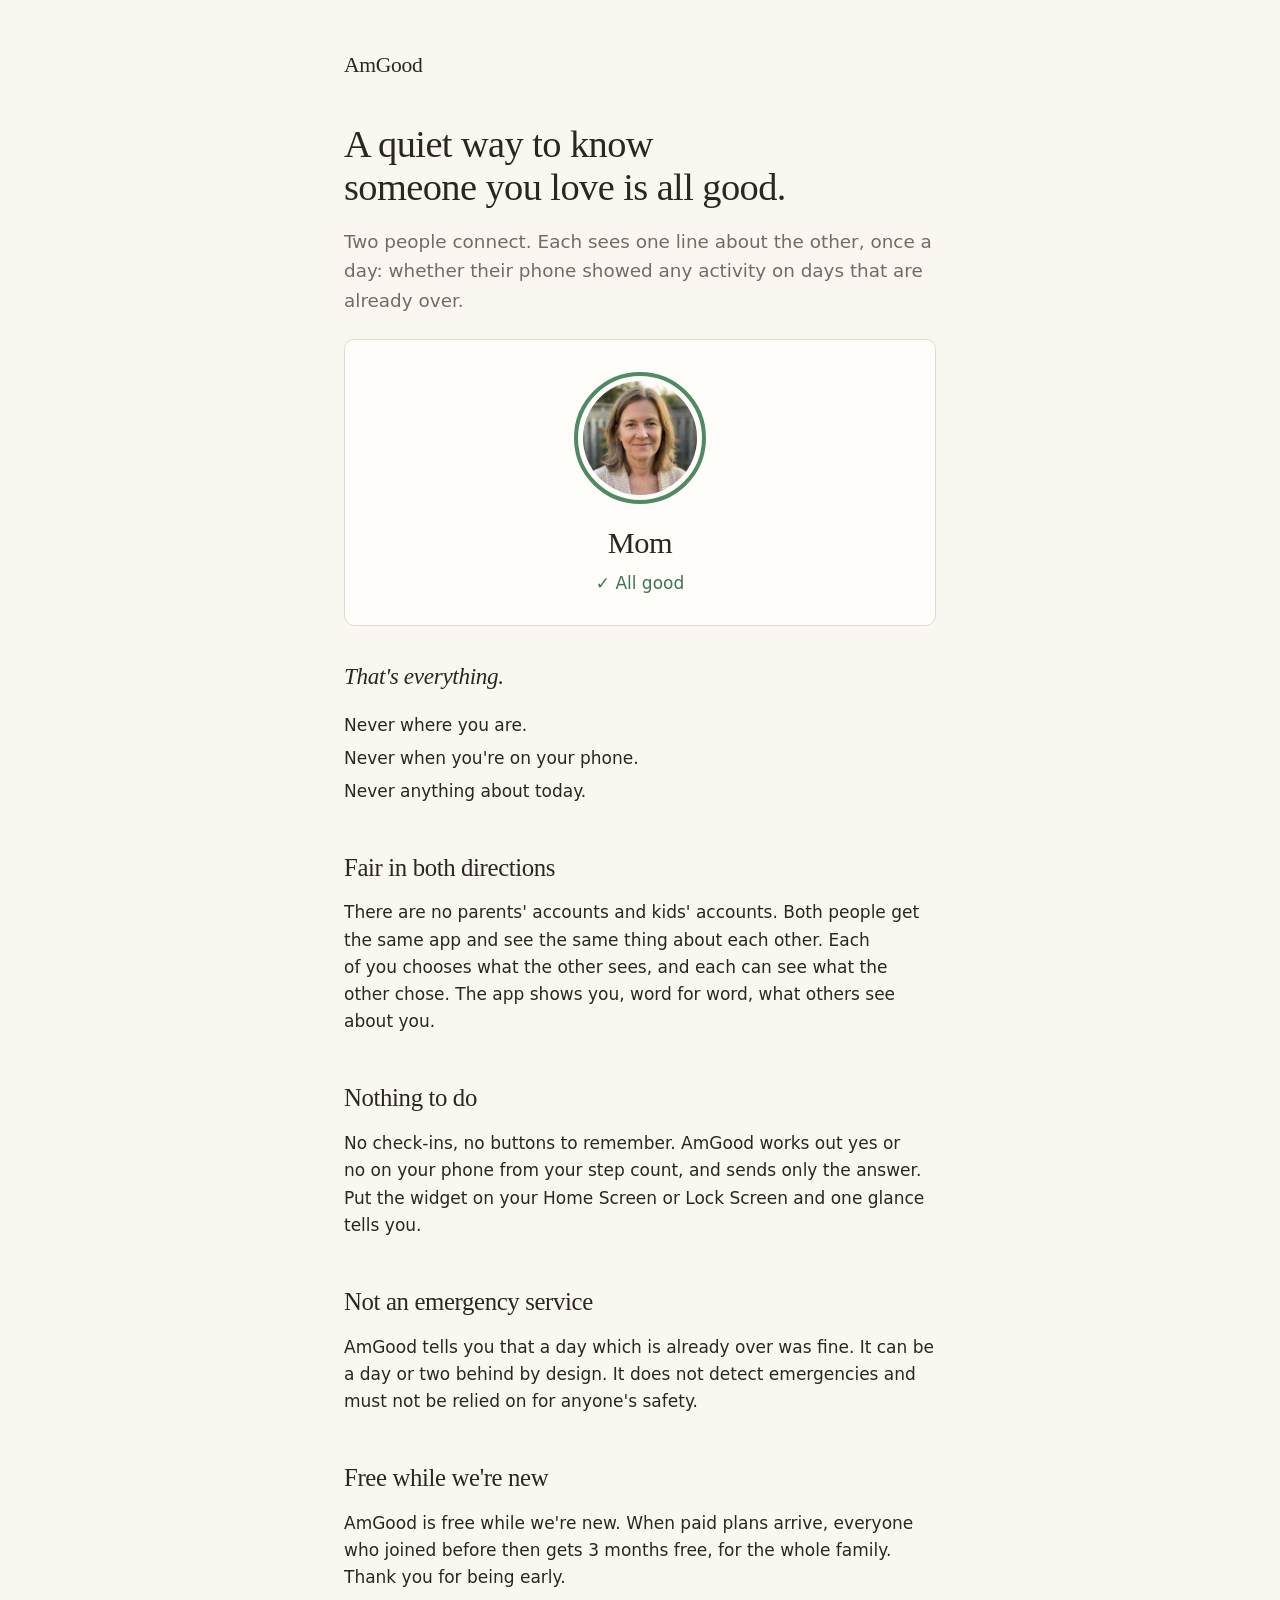
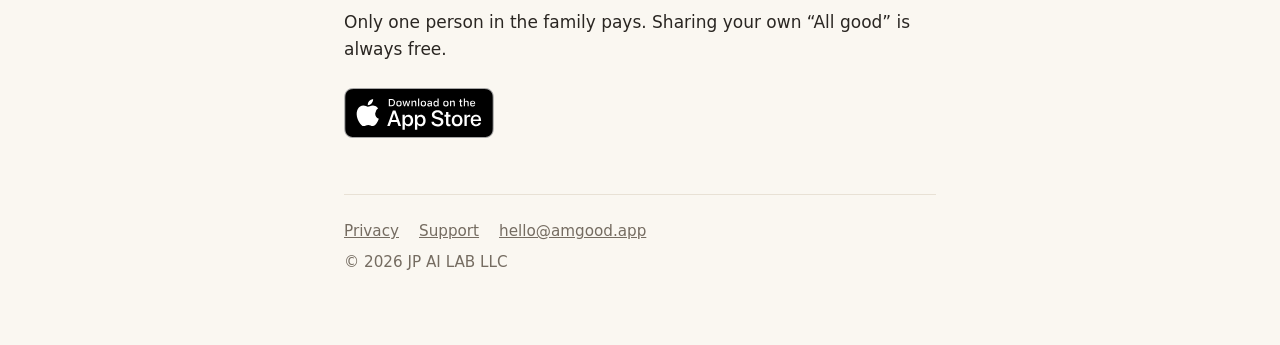
<file: index.html>
<!doctype html>
<html lang="en">
<head>
<meta charset="utf-8">
<meta name="viewport" content="width=device-width, initial-scale=1">
<title>AmGood</title>
<meta name="p:domain_verify" content="71f48dc4cadeabb0bf8379b8d0122a4f"/>
<link rel="canonical" href="https://amgood.app/">
<meta name="description" content="Two people connect. Each sees one thing about the other: whether their phone showed activity on days that are already over. Never where, never when, never today.">
<meta property="og:title" content="AmGood">
<meta property="og:description" content="A quiet way to know someone you love is all good. Never where, never when, never today.">
<meta property="og:type" content="website">
<meta property="og:url" content="https://amgood.app/">
<link rel="icon" href="/icon.png">
<link rel="apple-touch-icon" href="/icon.png">
<link rel="stylesheet" href="/style.css?v=3">
  <meta name="apple-itunes-app" content="app-id=6818180885">
</head>
<body>
<main>
  <a class="mark" href="/">AmGood</a>
  <h1>A quiet way to know someone you love is all good.</h1>
  <p class="lede">Two people connect. Each sees one line about the other, once a day: whether their phone showed any activity on days that are already over.</p>

  <div class="card person" aria-label="What the other person sees: a portrait, a name, and the words All good">
    <div class="portrait"><img src="/mom.jpg" alt="" width="114" height="114" style="display:block;width:100%;height:100%;border-radius:50%;object-fit:cover"></div>
    <div class="name">Mom</div>
    <div class="status">&#10003; All good</div>
  </div>

  <p class="serif" style="font-size:1.45rem; font-style:italic; margin:2rem 0 0.5rem;">That's everything.</p>
  <ul class="never">
    <li>Never where you are.</li>
    <li>Never when you're on your phone.</li>
    <li>Never anything about today.</li>
  </ul>

  <h2>Fair in both directions</h2>
  <p>There are no parents' accounts and kids' accounts. Both people get the same app and see the same thing about each other. Each of you chooses what the other sees, and each can see what the other chose. The app shows you, word for word, what others see about you.</p>

  <h2>Nothing to do</h2>
  <p>No check-ins, no buttons to remember. AmGood works out yes or no on your phone from your step count, and sends only the answer. Put the widget on your Home Screen or Lock Screen and one glance tells you.</p>

  <h2>Not an emergency service</h2>
  <p>AmGood tells you that a day which is already over was fine. It can be a day or two behind by design. It does not detect emergencies and must not be relied on for anyone's safety.</p>

  <h2>Free while we're new</h2>
  <p>AmGood is free while we're new. When paid plans arrive, everyone who joined before then gets 3 months free, for the whole family. Thank you for being early.</p>
  <p>Only one person in the family pays. Sharing your own &ldquo;All good&rdquo; is always free.</p>

  <p><a class="store" href="https://apps.apple.com/app/apple-store/id6818180885?pt=128047144&amp;ct=website&amp;mt=8"><img src="/app-store-badge.svg" alt="Download on the App Store" width="150" height="50"></a></p>

  <script>
    // Visitors from a tagged link (Pinterest pins carry utm_source) keep their source in Apple's campaign numbers.
    (function () {
      var s = (new URLSearchParams(location.search).get("utm_source") || "").replace(/[^a-z0-9_-]/gi, "").slice(0, 40);
      var a = document.querySelector("a.store");
      if (s && a) a.href = a.href.replace(/ct=[^&]*/, "ct=" + s);
    })();
  </script>

  <hr>
  <footer>
    <p><a href="/privacy">Privacy</a><a href="/support">Support</a><a href="mailto:hello@amgood.app">hello@amgood.app</a></p>
    <p>&copy; 2026 JP AI LAB LLC</p>
  </footer>
</main>
</body>
</html>
</file>
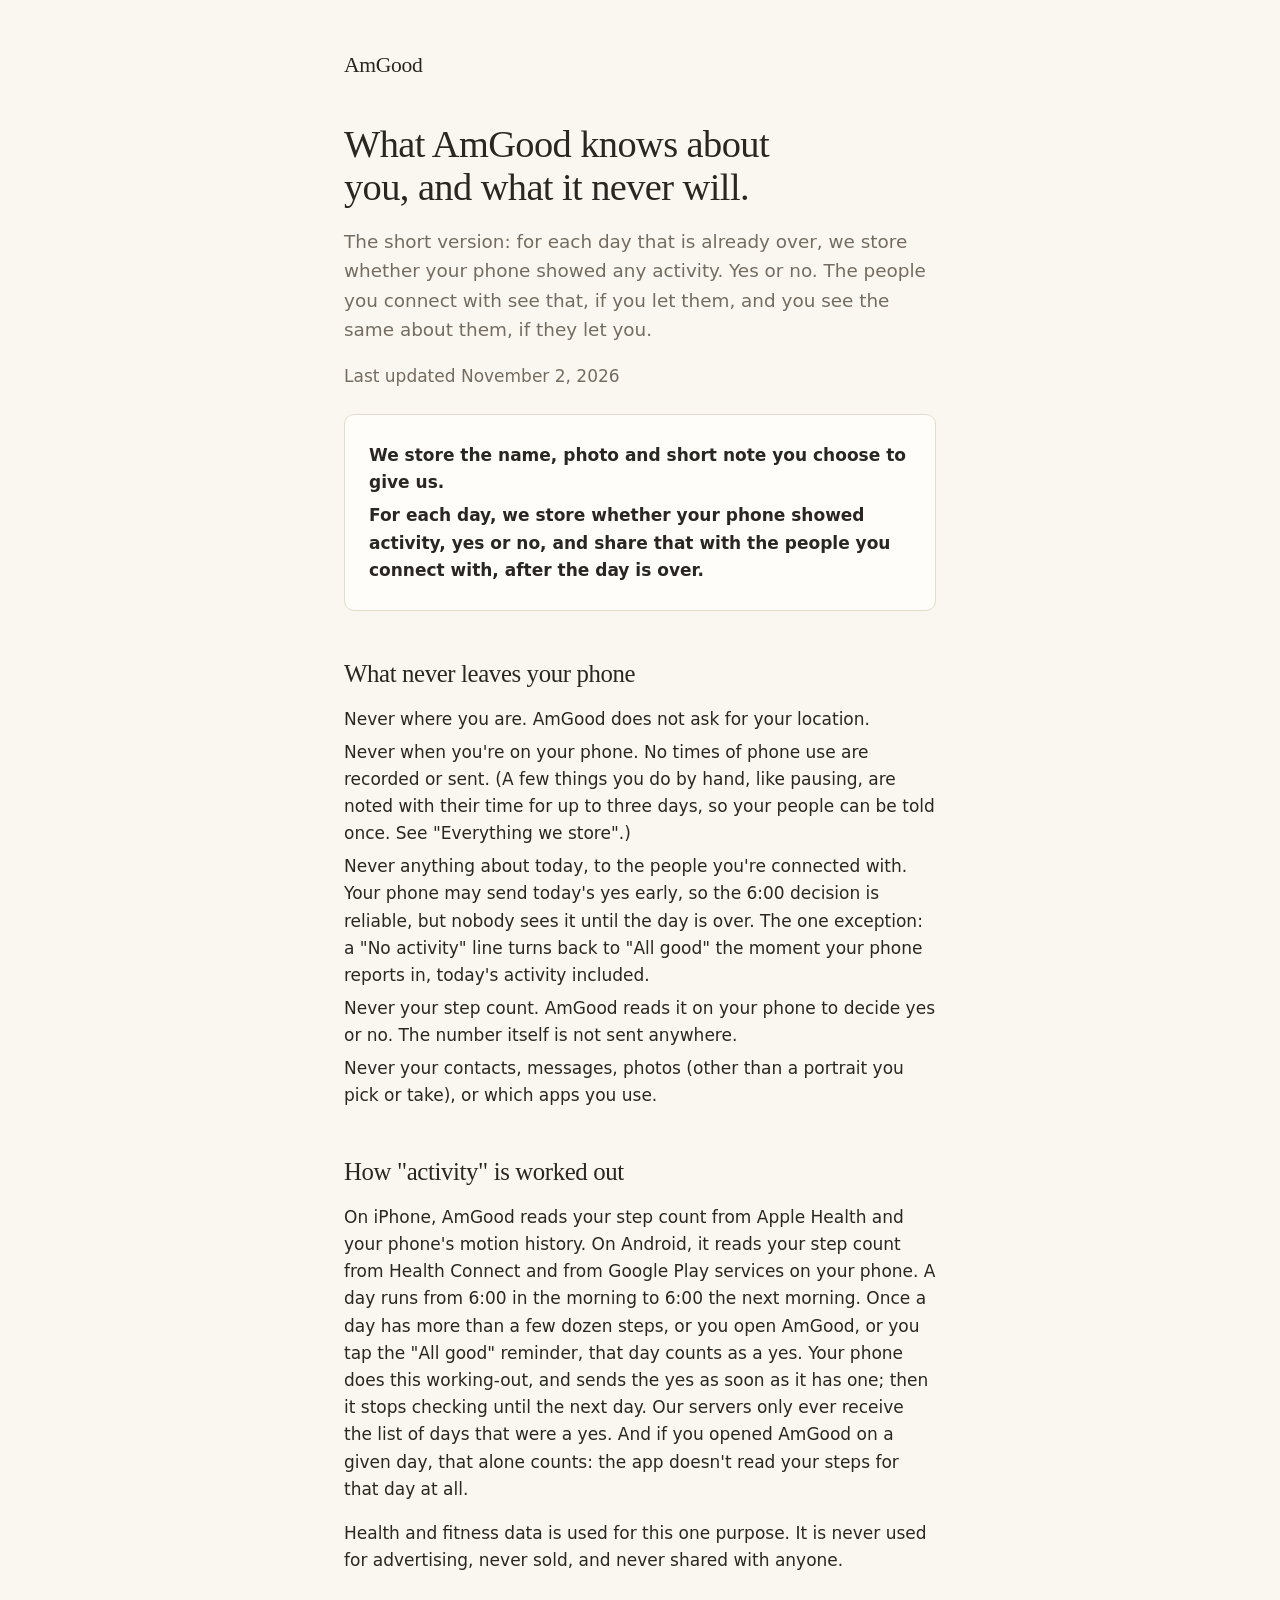
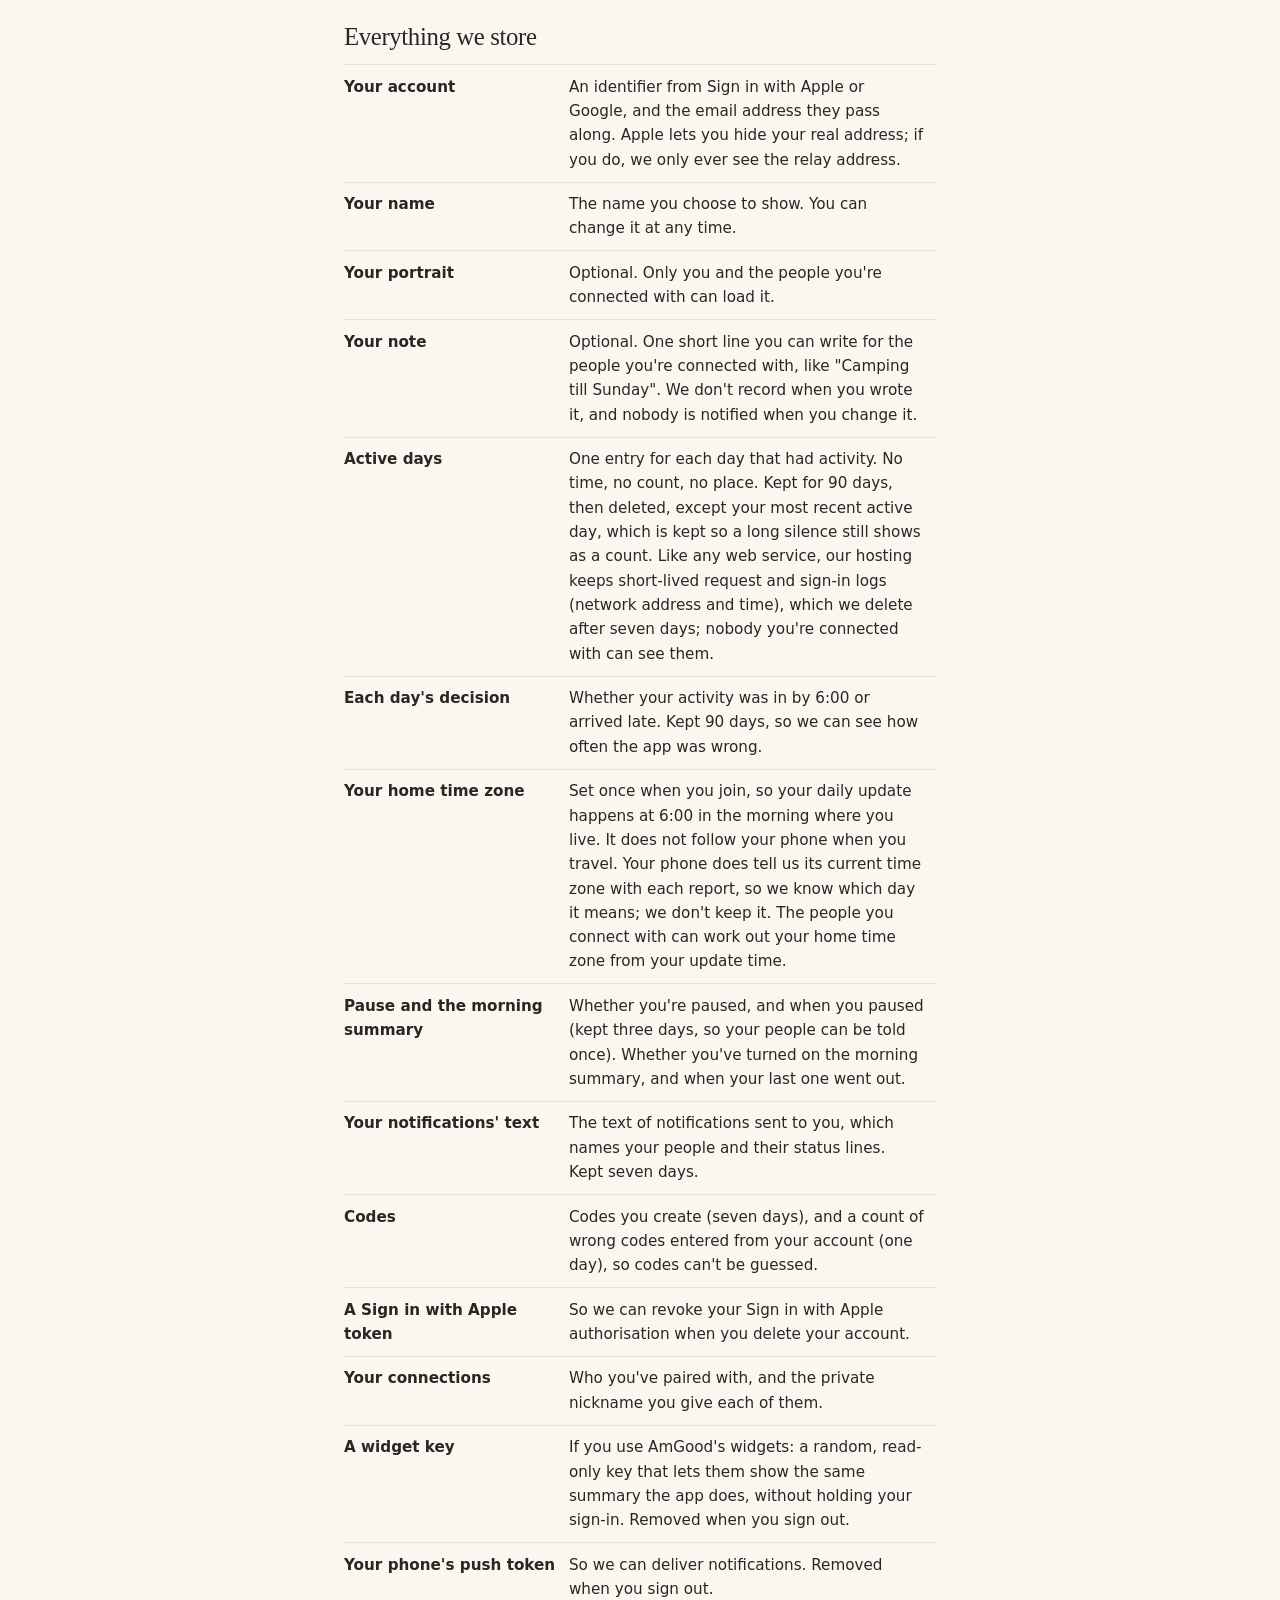
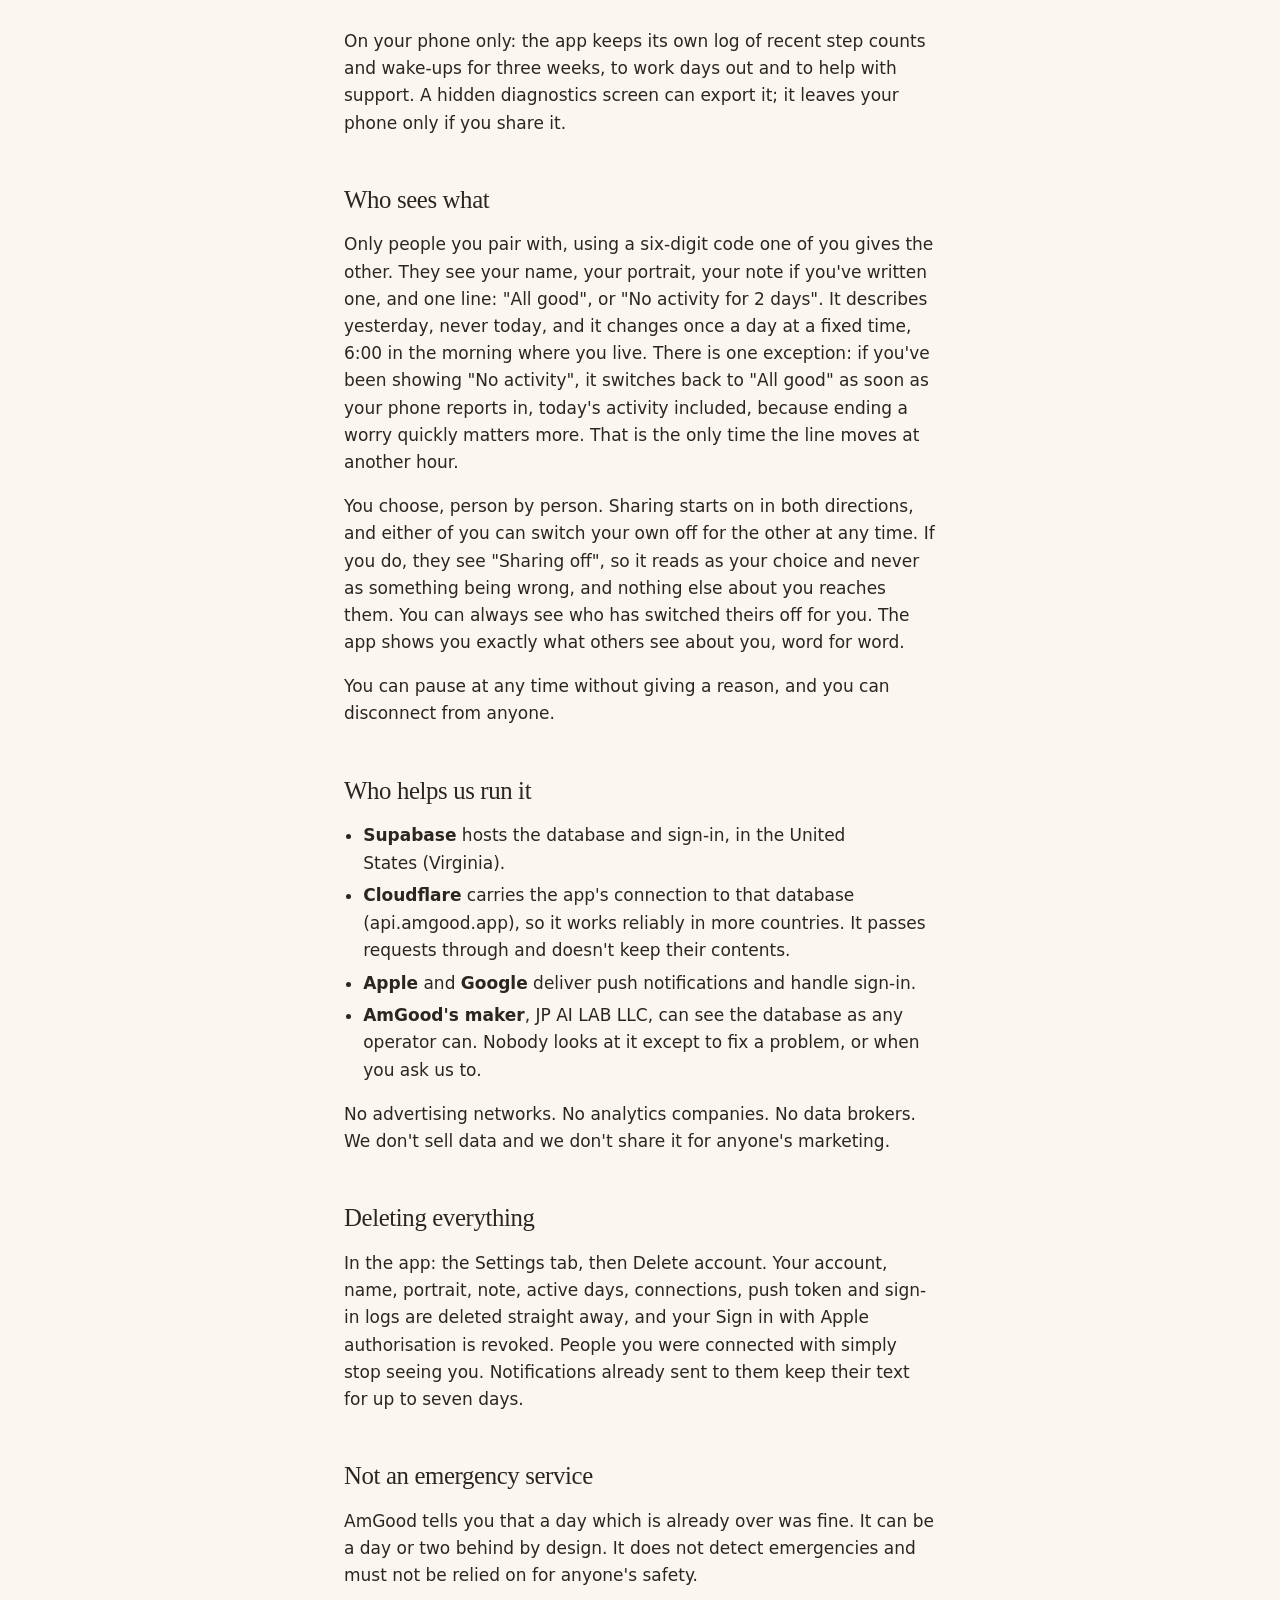
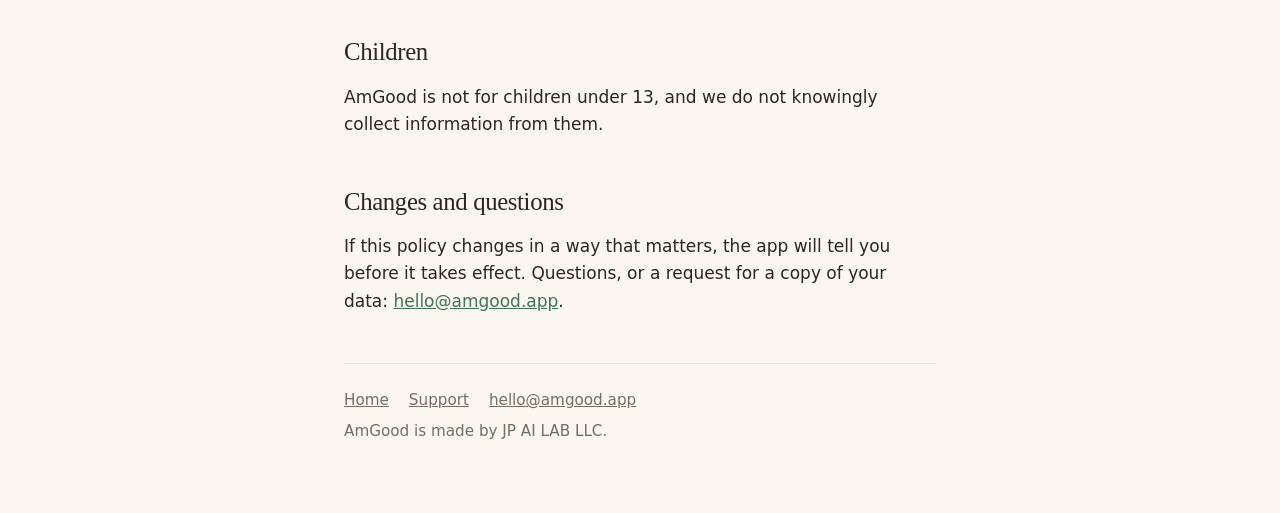
<file: privacy.html>
<!doctype html>
<html lang="en">
<head>
<meta charset="utf-8">
<meta name="viewport" content="width=device-width, initial-scale=1">
<title>AmGood · Privacy</title>
<link rel="canonical" href="https://amgood.app/privacy">
<meta name="description" content="What AmGood stores about you, who sees it, and what never leaves your phone.">
<link rel="icon" href="/icon.png">
<link rel="stylesheet" href="/style.css?v=3">
</head>
<body>
<main>
  <a class="mark" href="/">AmGood</a>
  <h1>What AmGood knows about you, and what it never will.</h1>
  <p class="lede">The short version: for each day that is already over, we store whether your phone showed any activity. Yes or no. The people you connect with see that, if you let them, and you see the same about them, if they let you.</p>
  <p class="muted">Last updated November 2, 2026</p>

  <div class="card">
    <p><strong>We store the name, photo and short note you choose to give us.</strong></p>
    <p><strong>For each day, we store whether your phone showed activity, yes or no, and share that with the people you connect with, after the day is over.</strong></p>
  </div>

  <h2>What never leaves your phone</h2>
  <ul class="never">
    <li>Never where you are. AmGood does not ask for your location.</li>
    <li>Never when you're on your phone. No times of phone use are recorded or sent. (A few things you do by hand, like pausing, are noted with their time for up to three days, so your people can be told once. See "Everything we store".)</li>
    <li>Never anything about today, to the people you're connected with. Your phone may send today's yes early, so the 6:00 decision is reliable, but nobody sees it until the day is over. The one exception: a "No activity" line turns back to "All good" the moment your phone reports in, today's activity included.</li>
    <li>Never your step count. AmGood reads it on your phone to decide yes or no. The number itself is not sent anywhere.</li>
    <li>Never your contacts, messages, photos (other than a portrait you pick or take), or which apps you use.</li>
  </ul>

  <h2>How "activity" is worked out</h2>
  <p>On iPhone, AmGood reads your step count from Apple Health and your phone's motion history. On Android, it reads your step count from Health Connect and from Google Play services on your phone. A day runs from 6:00 in the morning to 6:00 the next morning. Once a day has more than a few dozen steps, or you open AmGood, or you tap the "All good" reminder, that day counts as a yes. Your phone does this working-out, and sends the yes as soon as it has one; then it stops checking until the next day. Our servers only ever receive the list of days that were a yes. And if you opened AmGood on a given day, that alone counts: the app doesn't read your steps for that day at all.</p>
  <p>Health and fitness data is used for this one purpose. It is never used for advertising, never sold, and never shared with anyone.</p>

  <h2>Everything we store</h2>
  <table>
    <tr><th>Your account</th><td>An identifier from Sign in with Apple or Google, and the email address they pass along. Apple lets you hide your real address; if you do, we only ever see the relay address.</td></tr>
    <tr><th>Your name</th><td>The name you choose to show. You can change it at any time.</td></tr>
    <tr><th>Your portrait</th><td>Optional. Only you and the people you're connected with can load it.</td></tr>
    <tr><th>Your note</th><td>Optional. One short line you can write for the people you're connected with, like "Camping till Sunday". We don't record when you wrote it, and nobody is notified when you change it.</td></tr>
    <tr><th>Active days</th><td>One entry for each day that had activity. No time, no count, no place. Kept for 90 days, then deleted, except your most recent active day, which is kept so a long silence still shows as a count. Like any web service, our hosting keeps short-lived request and sign-in logs (network address and time), which we delete after seven days; nobody you're connected with can see them.</td></tr>
    <tr><th>Each day's decision</th><td>Whether your activity was in by 6:00 or arrived late. Kept 90 days, so we can see how often the app was wrong.</td></tr>
    <tr><th>Your home time zone</th><td>Set once when you join, so your daily update happens at 6:00 in the morning where you live. It does not follow your phone when you travel. Your phone does tell us its current time zone with each report, so we know which day it means; we don't keep it. The people you connect with can work out your home time zone from your update time.</td></tr>
    <tr><th>Pause and the morning summary</th><td>Whether you're paused, and when you paused (kept three days, so your people can be told once). Whether you've turned on the morning summary, and when your last one went out.</td></tr>
    <tr><th>Your notifications' text</th><td>The text of notifications sent to you, which names your people and their status lines. Kept seven days.</td></tr>
    <tr><th>Codes</th><td>Codes you create (seven days), and a count of wrong codes entered from your account (one day), so codes can't be guessed.</td></tr>
    <tr><th>A Sign in with Apple token</th><td>So we can revoke your Sign in with Apple authorisation when you delete your account.</td></tr>
    <tr><th>Your connections</th><td>Who you've paired with, and the private nickname you give each of them.</td></tr>
    <tr><th>A widget key</th><td>If you use AmGood's widgets: a random, read-only key that lets them show the same summary the app does, without holding your sign-in. Removed when you sign out.</td></tr>
    <tr><th>Your phone's push token</th><td>So we can deliver notifications. Removed when you sign out.</td></tr>
  </table>
  <p>On your phone only: the app keeps its own log of recent step counts and wake-ups for three weeks, to work days out and to help with support. A hidden diagnostics screen can export it; it leaves your phone only if you share it.</p>

  <h2>Who sees what</h2>
  <p>Only people you pair with, using a six-digit code one of you gives the other. They see your name, your portrait, your note if you've written one, and one line: "All good", or "No activity for 2 days". It describes yesterday, never today, and it changes once a day at a fixed time, 6:00 in the morning where you live. There is one exception: if you've been showing "No activity", it switches back to "All good" as soon as your phone reports in, today's activity included, because ending a worry quickly matters more. That is the only time the line moves at another hour.</p>
  <p>You choose, person by person. Sharing starts on in both directions, and either of you can switch your own off for the other at any time. If you do, they see "Sharing off", so it reads as your choice and never as something being wrong, and nothing else about you reaches them. You can always see who has switched theirs off for you. The app shows you exactly what others see about you, word for word.</p>
  <p>You can pause at any time without giving a reason, and you can disconnect from anyone.</p>

  <h2>Who helps us run it</h2>
  <ul>
    <li><strong>Supabase</strong> hosts the database and sign-in, in the United States (Virginia).</li>
    <li><strong>Cloudflare</strong> carries the app's connection to that database (api.amgood.app), so it works reliably in more countries. It passes requests through and doesn't keep their contents.</li>
    <li><strong>Apple</strong> and <strong>Google</strong> deliver push notifications and handle sign-in.</li>
    <li><strong>AmGood's maker</strong>, JP AI LAB LLC, can see the database as any operator can. Nobody looks at it except to fix a problem, or when you ask us to.</li>
  </ul>
  <p>No advertising networks. No analytics companies. No data brokers. We don't sell data and we don't share it for anyone's marketing.</p>

  <h2>Deleting everything</h2>
  <p>In the app: the Settings tab, then Delete account. Your account, name, portrait, note, active days, connections, push token and sign-in logs are deleted straight away, and your Sign in with Apple authorisation is revoked. People you were connected with simply stop seeing you. Notifications already sent to them keep their text for up to seven days.</p>

  <h2>Not an emergency service</h2>
  <p>AmGood tells you that a day which is already over was fine. It can be a day or two behind by design. It does not detect emergencies and must not be relied on for anyone's safety.</p>

  <h2>Children</h2>
  <p>AmGood is not for children under 13, and we do not knowingly collect information from them.</p>

  <h2>Changes and questions</h2>
  <p>If this policy changes in a way that matters, the app will tell you before it takes effect. Questions, or a request for a copy of your data: <a href="mailto:hello@amgood.app">hello@amgood.app</a>.</p>
  <hr>
  <footer>
    <p><a href="/">Home</a><a href="/support">Support</a><a href="mailto:hello@amgood.app">hello@amgood.app</a></p>
    <p>AmGood is made by JP AI LAB LLC.</p>
  </footer>
</main>
</body>
</html>
</file>
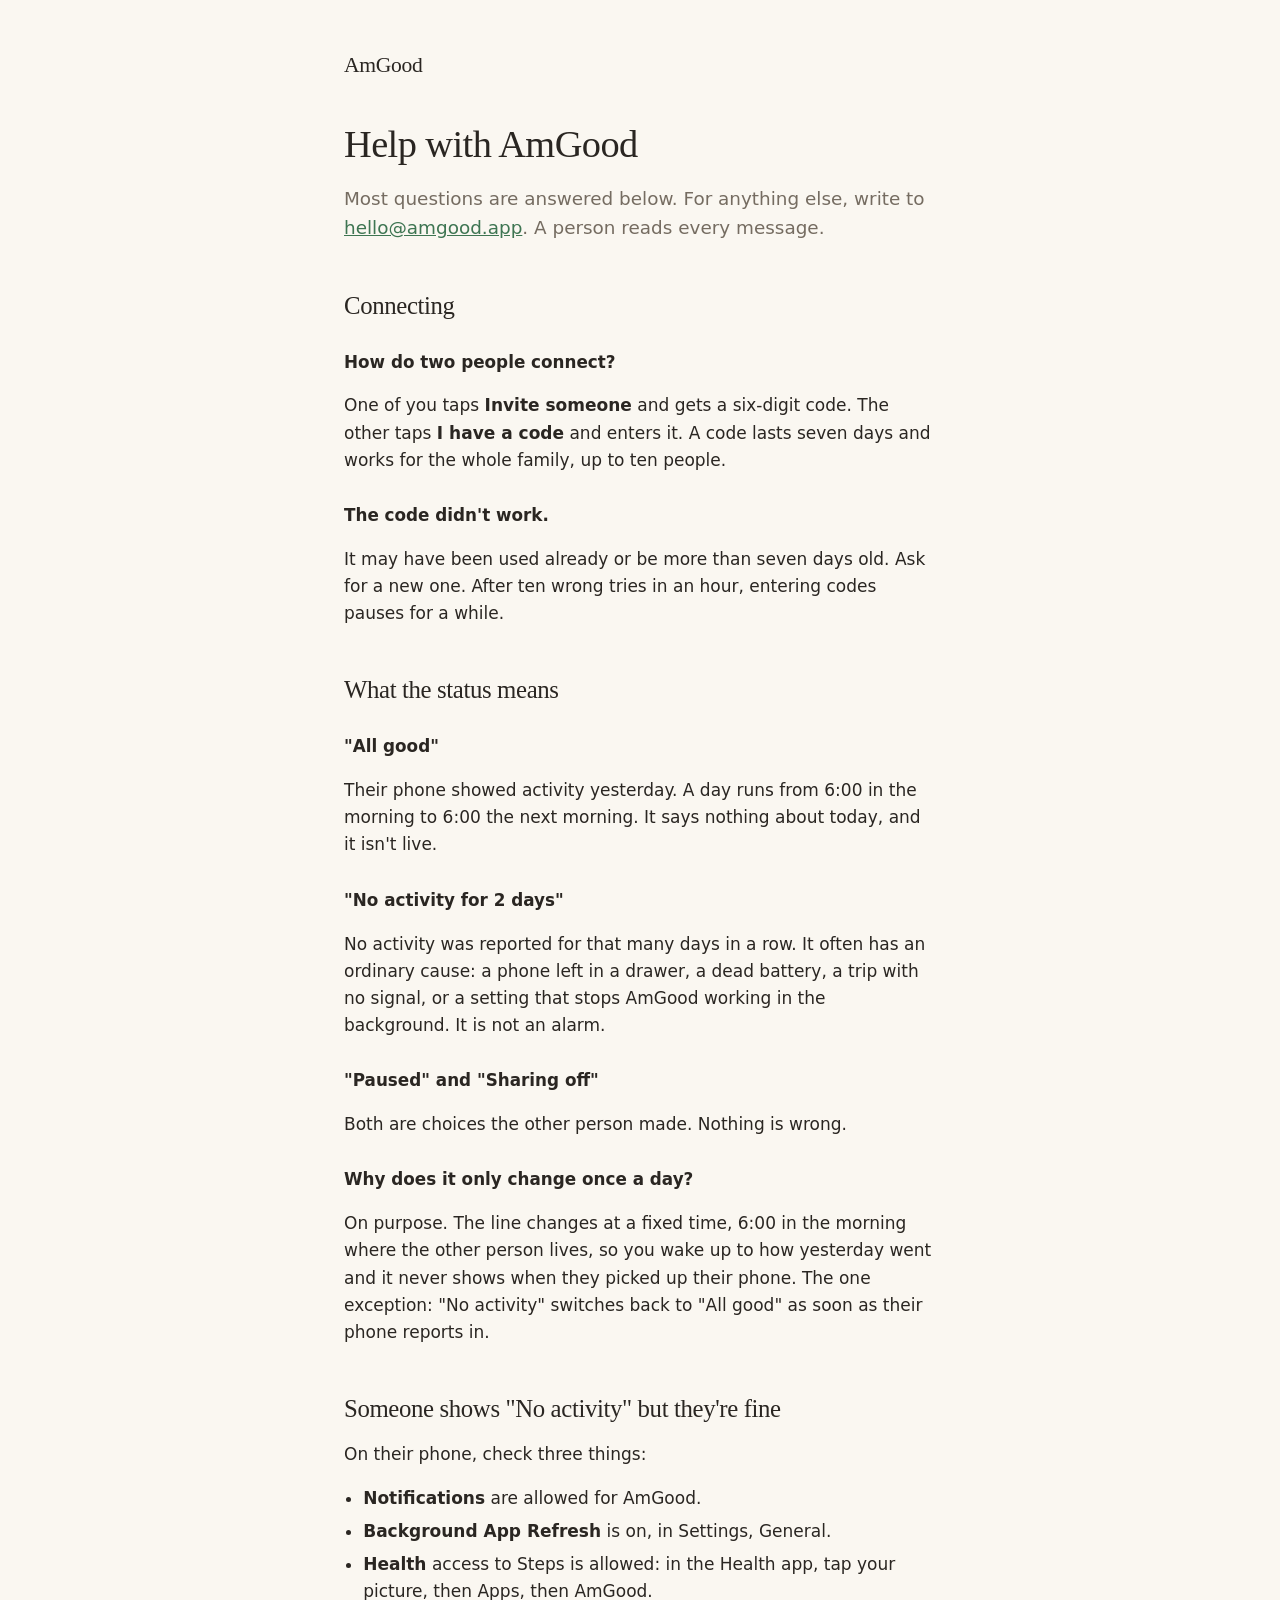
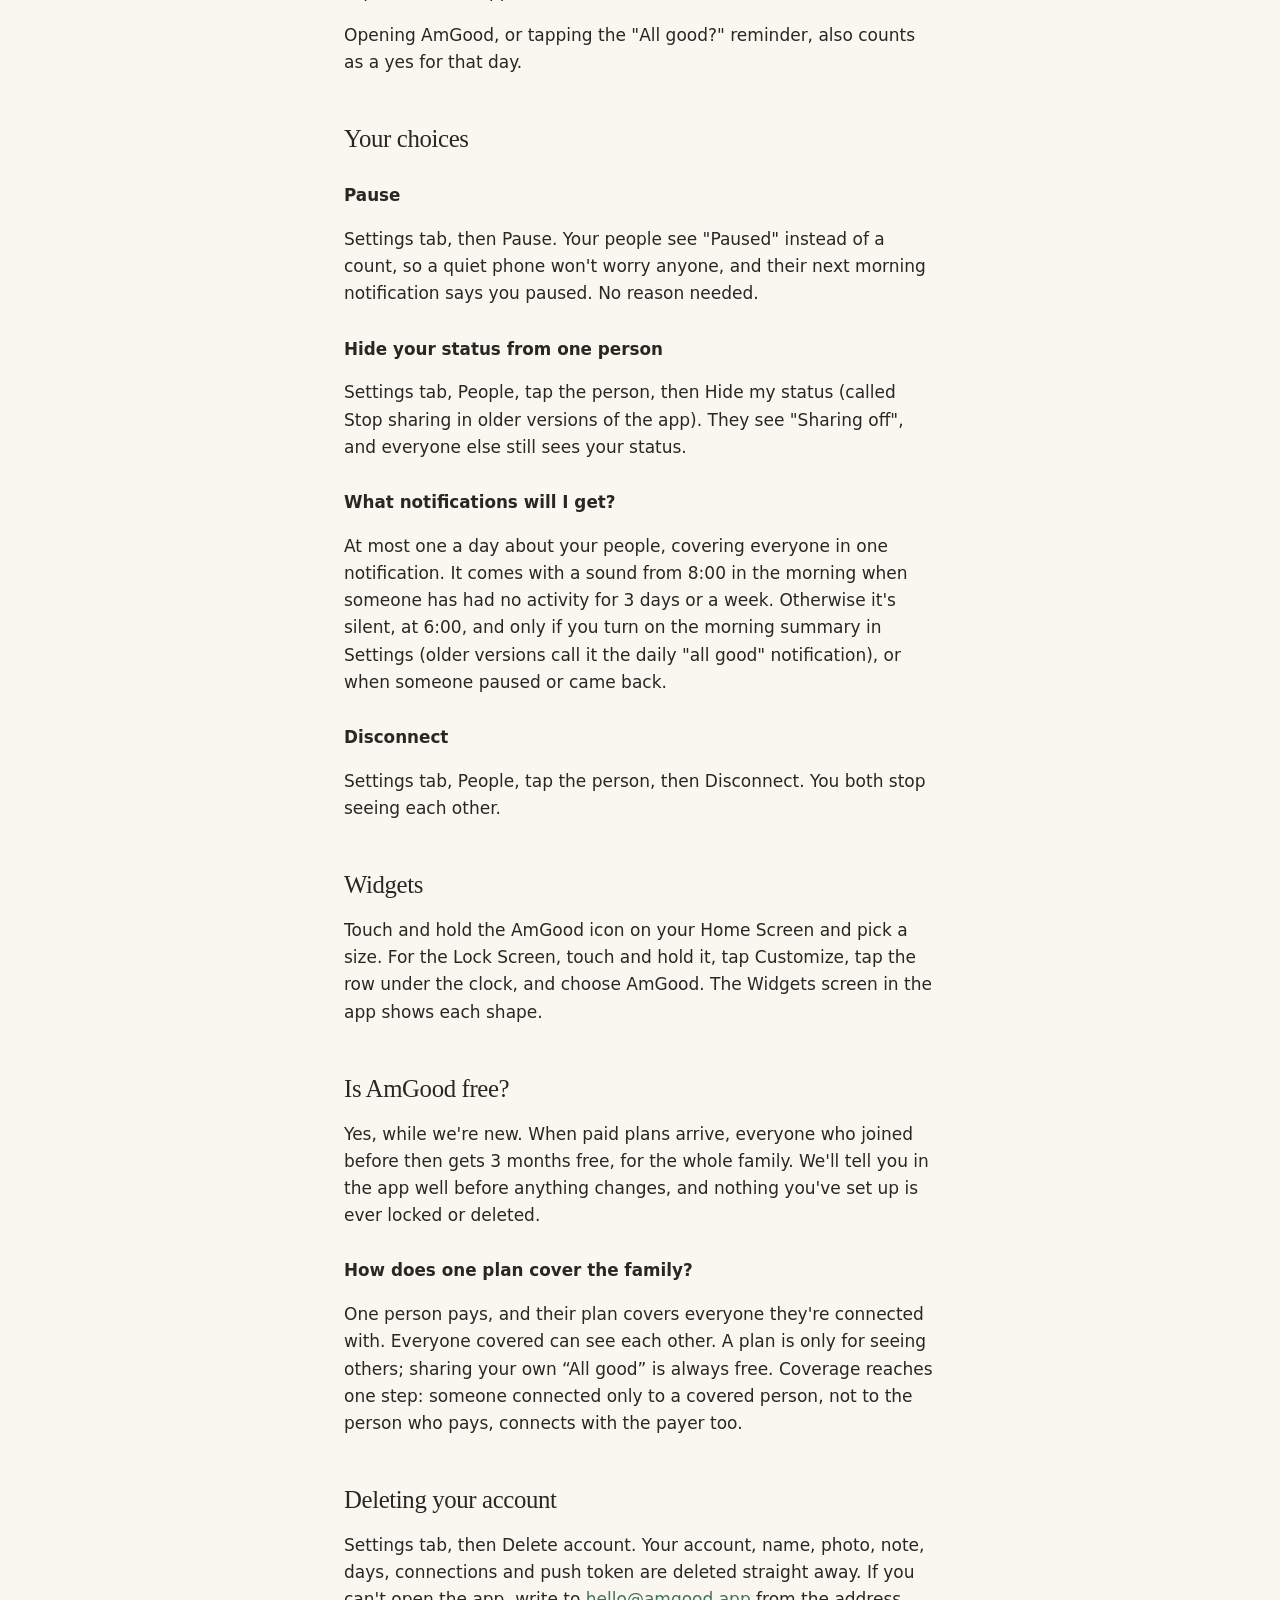
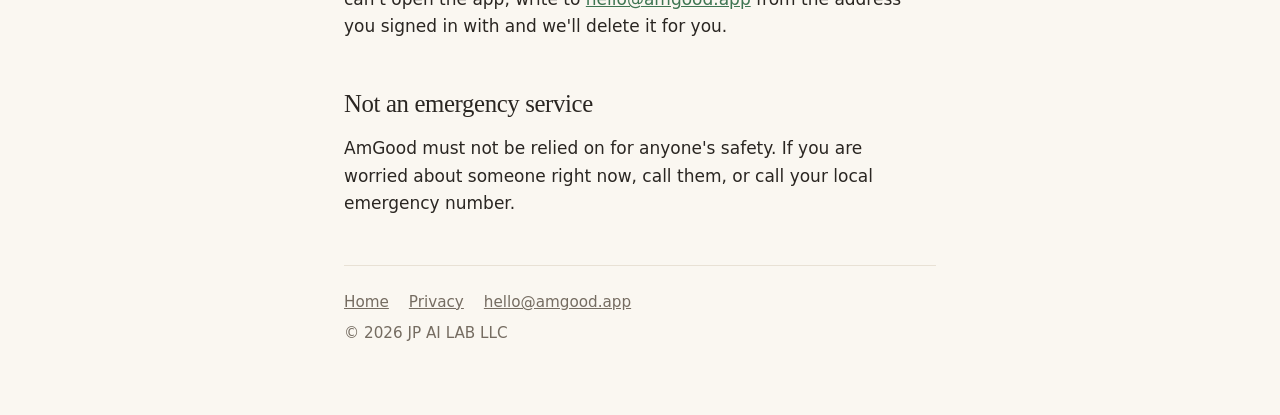
<file: support.html>
<!doctype html>
<html lang="en">
<head>
<meta charset="utf-8">
<meta name="viewport" content="width=device-width, initial-scale=1">
<title>AmGood · Support</title>
<link rel="canonical" href="https://amgood.app/support">
<meta name="description" content="Help with AmGood: connecting, what the status means, pausing, sharing, widgets, and deleting your account.">
<link rel="icon" href="/icon.png">
<link rel="stylesheet" href="/style.css?v=3">
</head>
<body>
<main>
  <a class="mark" href="/">AmGood</a>
  <h1>Help with AmGood</h1>
  <p class="lede">Most questions are answered below. For anything else, write to <a href="mailto:hello@amgood.app">hello@amgood.app</a>. A person reads every message.</p>

  <h2>Connecting</h2>
  <h3>How do two people connect?</h3>
  <p>One of you taps <strong>Invite someone</strong> and gets a six-digit code. The other taps <strong>I have a code</strong> and enters it. A code lasts seven days and works for the whole family, up to ten people.</p>
  <h3>The code didn't work.</h3>
  <p>It may have been used already or be more than seven days old. Ask for a new one. After ten wrong tries in an hour, entering codes pauses for a while.</p>

  <h2>What the status means</h2>
  <h3>"All good"</h3>
  <p>Their phone showed activity yesterday. A day runs from 6:00 in the morning to 6:00 the next morning. It says nothing about today, and it isn't live.</p>
  <h3>"No activity for 2 days"</h3>
  <p>No activity was reported for that many days in a row. It often has an ordinary cause: a phone left in a drawer, a dead battery, a trip with no signal, or a setting that stops AmGood working in the background. It is not an alarm.</p>
  <h3>"Paused" and "Sharing off"</h3>
  <p>Both are choices the other person made. Nothing is wrong.</p>
  <h3>Why does it only change once a day?</h3>
  <p>On purpose. The line changes at a fixed time, 6:00 in the morning where the other person lives, so you wake up to how yesterday went and it never shows when they picked up their phone. The one exception: "No activity" switches back to "All good" as soon as their phone reports in.</p>

  <h2>Someone shows "No activity" but they're fine</h2>
  <p>On their phone, check three things:</p>
  <ul>
    <li><strong>Notifications</strong> are allowed for AmGood.</li>
    <li><strong>Background App Refresh</strong> is on, in Settings, General.</li>
    <li><strong>Health</strong> access to Steps is allowed: in the Health app, tap your picture, then Apps, then AmGood.</li>
  </ul>
  <p>Opening AmGood, or tapping the "All good?" reminder, also counts as a yes for that day.</p>

  <h2>Your choices</h2>
  <h3>Pause</h3>
  <p>Settings tab, then Pause. Your people see "Paused" instead of a count, so a quiet phone won't worry anyone, and their next morning notification says you paused. No reason needed.</p>
  <h3>Hide your status from one person</h3>
  <p>Settings tab, People, tap the person, then Hide my status (called Stop sharing in older versions of the app). They see "Sharing off", and everyone else still sees your status.</p>
  <h3>What notifications will I get?</h3>
  <p>At most one a day about your people, covering everyone in one notification. It comes with a sound from 8:00 in the morning when someone has had no activity for 3 days or a week. Otherwise it's silent, at 6:00, and only if you turn on the morning summary in Settings (older versions call it the daily "all good" notification), or when someone paused or came back.</p>
  <h3>Disconnect</h3>
  <p>Settings tab, People, tap the person, then Disconnect. You both stop seeing each other.</p>

  <h2>Widgets</h2>
  <p>Touch and hold the AmGood icon on your Home Screen and pick a size. For the Lock Screen, touch and hold it, tap Customize, tap the row under the clock, and choose AmGood. The Widgets screen in the app shows each shape.</p>

  <h2>Is AmGood free?</h2>
  <p>Yes, while we're new. When paid plans arrive, everyone who joined before then gets 3 months free, for the whole family. We'll tell you in the app well before anything changes, and nothing you've set up is ever locked or deleted.</p>

  <h3>How does one plan cover the family?</h3>
  <p>One person pays, and their plan covers everyone they're connected with. Everyone covered can see each other. A plan is only for seeing others; sharing your own &ldquo;All good&rdquo; is always free. Coverage reaches one step: someone connected only to a covered person, not to the person who pays, connects with the payer too.</p>

  <h2>Deleting your account</h2>
  <p>Settings tab, then Delete account. Your account, name, photo, note, days, connections and push token are deleted straight away. If you can't open the app, write to <a href="mailto:hello@amgood.app">hello@amgood.app</a> from the address you signed in with and we'll delete it for you.</p>

  <h2>Not an emergency service</h2>
  <p>AmGood must not be relied on for anyone's safety. If you are worried about someone right now, call them, or call your local emergency number.</p>

  <hr>
  <footer>
    <p><a href="/">Home</a><a href="/privacy">Privacy</a><a href="mailto:hello@amgood.app">hello@amgood.app</a></p>
    <p>&copy; 2026 JP AI LAB LLC</p>
  </footer>
</main>
</body>
</html>
</file>
<file: style.css>
:root { --paper: #FAF7F1; --ink: #2A2622; --muted: #756C61; --green: #3E7552; --ring: #4F8A64; --hair: #E8E1D5; --card: #FFFDF9; --border: #E3DBCD; }
* { box-sizing: border-box; }
html { -webkit-text-size-adjust: 100%; }
body { margin: 0; background: var(--paper); color: var(--ink); font: 17px/1.6 -apple-system, BlinkMacSystemFont, system-ui, "Helvetica Neue", sans-serif; }
main { max-width: 40rem; margin: 0 auto; padding: 3rem 1.5rem 4rem; }
h1, h2, .mark, .serif { font-family: ui-serif, "New York", Georgia, serif; font-weight: 400; letter-spacing: -0.015em; }
.mark { font-size: 1.35rem; color: var(--ink); text-decoration: none; }
h1 { font-size: 2.4rem; line-height: 1.12; margin: 2.5rem 0 1rem; text-wrap: balance; }
h2 { font-size: 1.55rem; line-height: 1.2; margin: 3rem 0 0.75rem; }
h3 { font-size: 1.05rem; margin: 1.75rem 0 0.25rem; }
p, li { text-wrap: pretty; }
.lede { font-size: 1.15rem; color: var(--muted); }
.muted { color: var(--muted); }
ul { padding-left: 1.2rem; }
li { margin: 0.35rem 0; }
a { color: var(--green); }
.card { background: var(--card); border: 1px solid var(--border); border-radius: 10px; padding: 1.25rem 1.5rem; margin: 1.5rem 0; }
.card p { margin: 0.4rem 0; }
.never { padding-left: 0; }
.never li { list-style: none; }
hr { border: 0; border-top: 1px solid var(--hair); margin: 3rem 0 1.5rem; }
table { width: 100%; border-collapse: collapse; font-size: 0.95rem; }
th, td { text-align: left; vertical-align: top; padding: 0.6rem 0.75rem 0.6rem 0; border-top: 1px solid var(--hair); }
th { font-weight: 600; width: 38%; }
footer { color: var(--muted); font-size: 0.95rem; }
footer a { color: var(--muted); margin-right: 1.25rem; }
footer p { margin: 0.4rem 0; }

/* Home: the card the other person sees. */
.person { display: flex; flex-direction: column; align-items: center; text-align: center; padding: 2rem 1rem 1.75rem; }
.portrait { width: 132px; height: 132px; border-radius: 50%; border: 4px solid var(--ring); padding: 5px; }
.portrait span { display: flex; align-items: center; justify-content: center; width: 100%; height: 100%; border-radius: 50%; background: #EFE8DB; color: #8C8071; font-family: ui-serif, "New York", Georgia, serif; font-size: 3rem; }
.portrait img { display: block; width: 100%; height: 100%; border-radius: 50%; object-fit: cover; }
.person .name { font-family: ui-serif, "New York", Georgia, serif; font-size: 1.9rem; letter-spacing: -0.015em; margin-top: 0.9rem; }
.person .status { color: var(--green); font-weight: 500; margin-top: 0.15rem; }
.store { display: inline-block; margin-top: 0.5rem; line-height: 0; }
.store img { display: block; }
@media (max-width: 30rem) { h1 { font-size: 2rem; } th { width: 42%; } }
</file>
